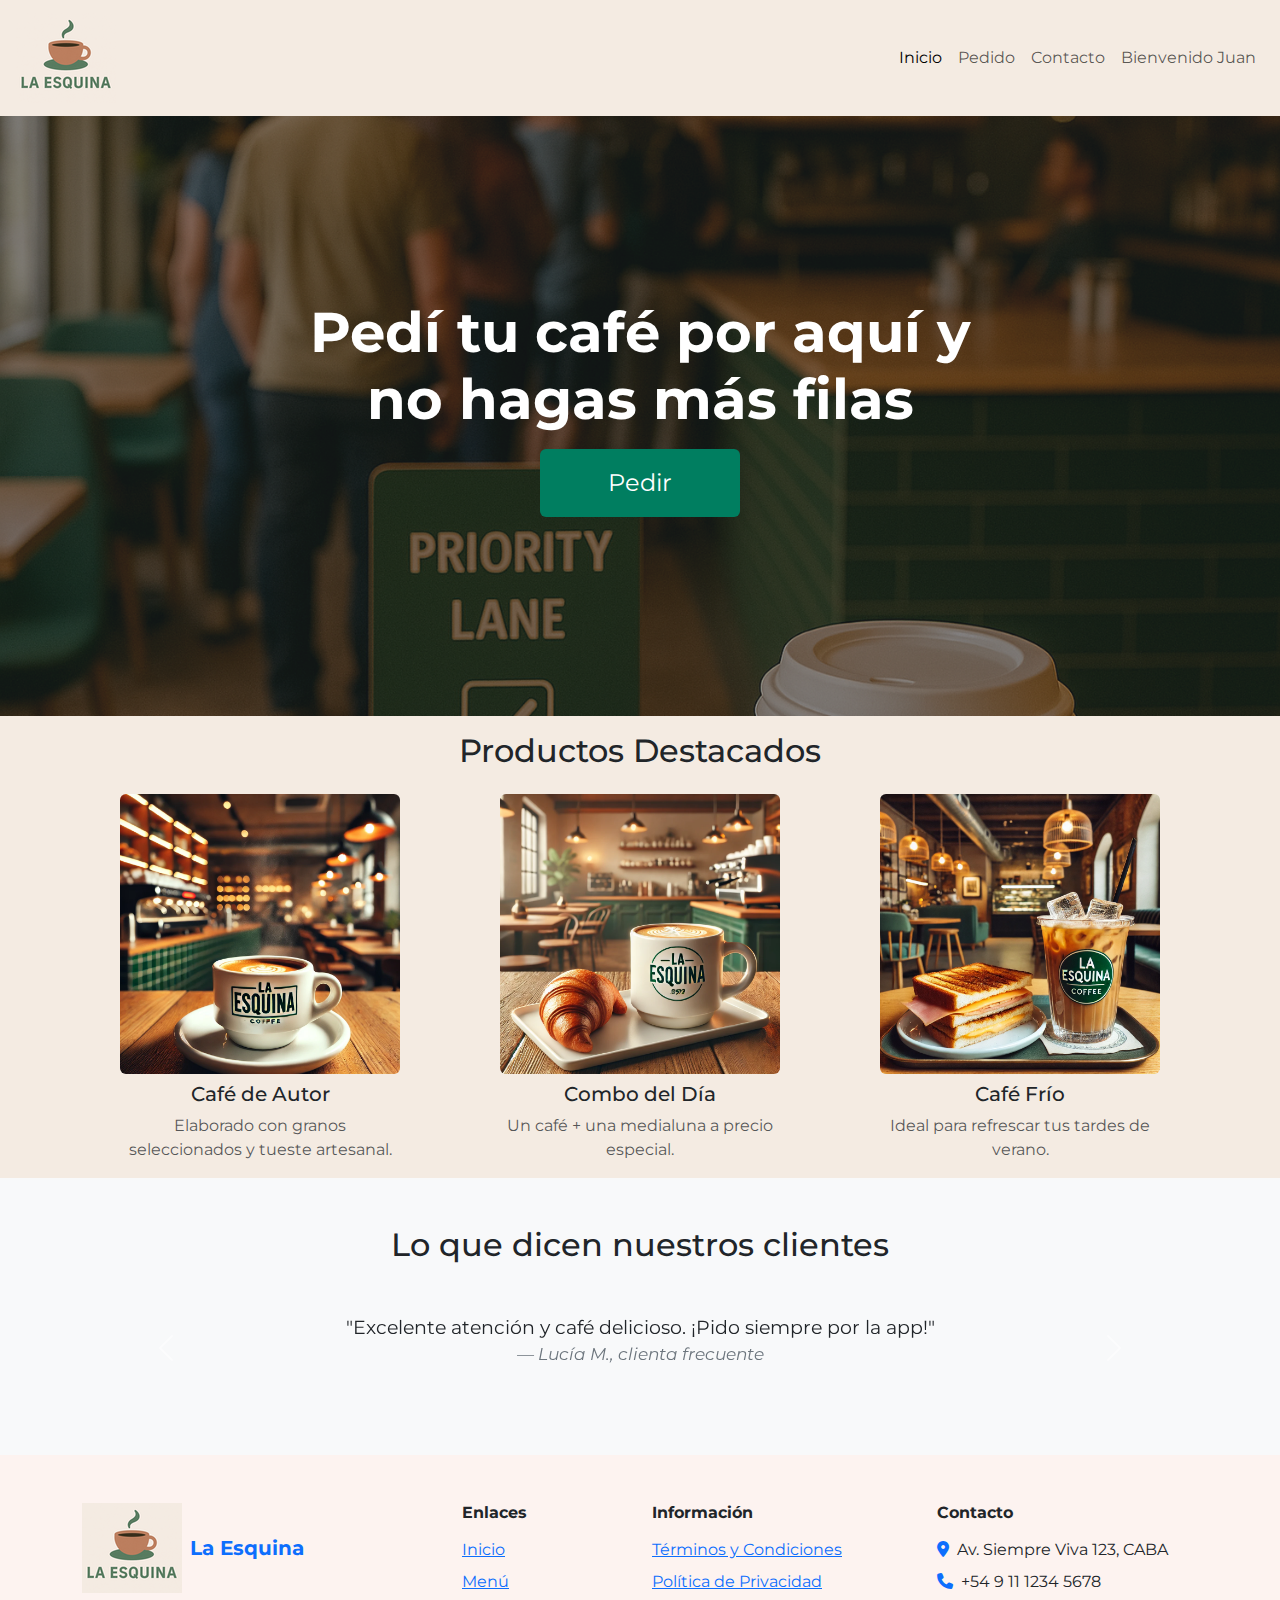
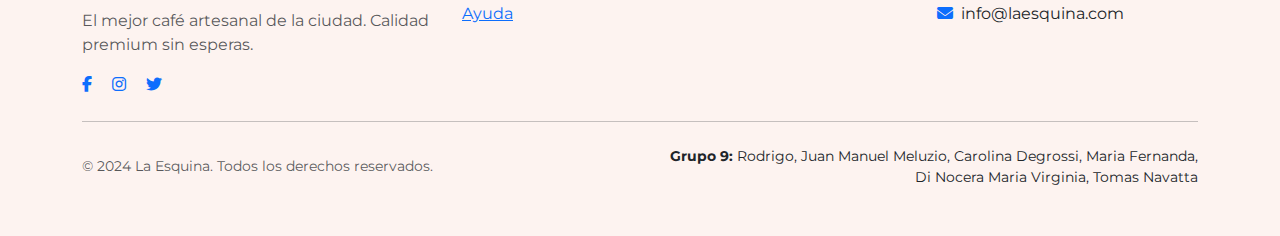
<file: index.html>
<!DOCTYPE html>
<html lang="es">
<head>
  <meta charset="UTF-8">
  <meta name="viewport" content="width=device-width, initial-scale=1.0">
  <title>La Esquina</title>
  <link href="https://cdn.jsdelivr.net/npm/bootstrap@5.3.0/dist/css/bootstrap.min.css" rel="stylesheet">
  <link rel="stylesheet" href="styles/style.css">
  <link rel="stylesheet" href="https://cdnjs.cloudflare.com/ajax/libs/font-awesome/6.4.0/css/all.min.css">
  <link href="https://fonts.googleapis.com/css2?family=Montserrat&display=swap" rel="stylesheet">
</head>
<body class="bg-esquina">

  <!-- Header -->
  <header>
    <nav class="navbar navbar-expand-lg navbar-light px-3">
      <a class="navbar-brand" href="index.html">
        <img src="img/logo.png" alt="Logo La Esquina">
      </a>
      <button class="navbar-toggler" type="button" data-bs-toggle="collapse" data-bs-target="#navbarNav">
        <span class="navbar-toggler-icon"></span>
      </button>
      <div class="collapse navbar-collapse" id="navbarNav">
        <ul class="navbar-nav ms-auto align-items-center">
          <li class="nav-item"><a class="nav-link active" href="index.html">Inicio</a></li>
          <li class="nav-item"><a class="nav-link " href="menu.html">Pedido</a></li>
          <li class="nav-item"><a class="nav-link" href="contacto.html">Contacto</a></li>
          <li class="nav-item"><a class="nav-link" href="perfil.html">Bienvenido Juan</a></li>
        </ul>
      </div>
    </nav>
  </header>

  <!-- Banner principal -->
  <main>
    <section class="banner-principal text-white text-center d-flex align-items-center justify-content-center">
      <div class="overlay position-absolute top-0 start-0 w-100 h-100 bg-dark opacity-50"></div>
      <div class="position-relative text-content container px-5">
        <h1 class="display-4 fw-bold text-wrap" style="max-width: 700px; margin: 0 auto;">
          Pedí tu café por aquí y no hagas más filas
        </h1>
        <a href="menu.html" class="btn btn-banner m-3 px-5 py-3 fs-4">Pedir</a>
      </div>
    </section>

    <!-- Sección de Destacados -->
    <section class="container py-3">
      <h2 class="text-center mb-4">Productos Destacados</h2>
      <div class="row g-4 justify-content-center text-center">
        <div class="col-md-4">
          <div class="producto-destacado mx-auto">
            <img src="img/taza1.png" class="img-fluid rounded img-producto" alt="Café Especial">
            <h5 class="mt-2">Café de Autor</h5>
            <p class="text-muted mb-0">Elaborado con granos seleccionados y tueste artesanal.</p>
          </div>
        </div>

        <div class="col-md-4">
          <div class="producto-destacado mx-auto">
            <img src="img/cafe_y_medialuna.png" class="img-fluid rounded img-producto" alt="Combo del Día">
            <h5 class="mt-2">Combo del Día</h5>
            <p class="text-muted mb-0">Un café + una medialuna a precio especial.</p>
          </div>
        </div>

        <div class="col-md-4">
          <div class="producto-destacado mx-auto">
            <img src="img/cafe_frio.png" class="img-fluid rounded img-producto" alt="Café Frío">
            <h5 class="mt-2">Café Frío</h5>
            <p class="text-muted mb-0">Ideal para refrescar tus tardes de verano.</p>
          </div>
        </div>
      </div>
    </section>

    <!-- Testimonios con Carrusel -->
    <section class="bg-light py-5">
      <div class="container">
        <h2 class="text-center mb-4">Lo que dicen nuestros clientes</h2>
        <div id="carouselTestimonios" class="carousel slide" data-bs-ride="carousel" data-bs-interval="7000">
          <div class="carousel-inner text-center">
            <div class="carousel-item active">
              <blockquote class="blockquote">
                <p class="mb-3">"Excelente atención y café delicioso. ¡Pido siempre por la app!"</p>
                <footer class="blockquote-footer">Lucía M., clienta frecuente</footer>
              </blockquote>
            </div>
            <div class="carousel-item">
              <blockquote class="blockquote">
                <p class="mb-3">"Nunca más hice fila. Pido desde el bondi y lo retiro listo."</p>
                <footer class="blockquote-footer">Carlos G., usuario de la app</footer>
              </blockquote>
            </div>
            <div class="carousel-item">
              <blockquote class="blockquote">
                <p class="mb-3">"Me encanta el combo del día. Rápido y riquísimo."</p>
                <footer class="blockquote-footer">Ana T., clienta habitual</footer>
              </blockquote>
            </div>
          </div>

          <!-- Controles del carrusel -->
          <button class="carousel-control-prev" type="button" data-bs-target="#carouselTestimonios" data-bs-slide="prev">
            <span class="carousel-control-prev-icon" aria-hidden="true"></span>
            <span class="visually-hidden">Anterior</span>
          </button>
          <button class="carousel-control-next" type="button" data-bs-target="#carouselTestimonios" data-bs-slide="next">
            <span class="carousel-control-next-icon" aria-hidden="true"></span>
            <span class="visually-hidden">Siguiente</span>
          </button>
        </div>
      </div>
    </section>
  </main>

  <!-- Footer -->
  <footer class="footer-esquina py-5">
    <div class="container">
      <div class="row g-4">
        <div class="col-lg-4 col-md-6">
          <div class="d-flex align-items-center mb-3">
            <img src="img/logo.png" alt="Logo La Esquina" class="footer-logo me-2">
            <span class="h5 mb-0 text-primary fw-bold">La Esquina</span>
          </div>
          <p class="text-muted mb-3">El mejor café artesanal de la ciudad. Calidad premium sin esperas.</p>
          <div class="social-links">
            <a href="#" class="social-link me-3"><i class="fab fa-facebook-f"></i></a>
            <a href="#" class="social-link me-3"><i class="fab fa-instagram"></i></a>
            <a href="#" class="social-link me-3"><i class="fab fa-twitter"></i></a>
          </div>
        </div>
        <div class="col-lg-2 col-md-6">
          <h6 class="fw-bold mb-3">Enlaces</h6>
          <ul class="list-unstyled">
            <li class="mb-2"><a href="index.html" class="footer-link">Inicio</a></li>
            <li class="mb-2"><a href="menu.html" class="footer-link">Menú</a></li>
            <li class="mb-2"><a href="ayuda.html" class="footer-link">Ayuda</a></li>
          </ul>
        </div>
        <div class="col-lg-3 col-md-6">
          <h6 class="fw-bold mb-3">Información</h6>
          <ul class="list-unstyled">
            <li class="mb-2"><a href="#" class="footer-link">Términos y Condiciones</a></li>
            <li class="mb-2"><a href="#" class="footer-link">Política de Privacidad</a></li>
          </ul>
        </div>
        <div class="col-lg-3 col-md-6">
          <h6 class="fw-bold mb-3">Contacto</h6>
          <div class="contact-info">
            <p class="mb-2"><i class="fas fa-map-marker-alt me-2 text-primary"></i>Av. Siempre Viva 123, CABA</p>
            <p class="mb-2"><i class="fas fa-phone me-2 text-primary"></i>+54 9 11 1234 5678</p>
            <p class="mb-2"><i class="fas fa-envelope me-2 text-primary"></i>info@laesquina.com</p>
          </div>
        </div>
      </div>
      <hr class="my-4">
      <div class="row align-items-center">
        <div class="col-md-6">
          <p class="mb-0 text-muted small">
            © 2024 La Esquina. Todos los derechos reservados.
          </p>
        </div>
        <div class="col-md-6 text-md-end">
          <p class="mb-0 small">
            <strong>Grupo 9:</strong> Rodrigo, Juan Manuel Meluzio, Carolina Degrossi, Maria Fernanda, Di Nocera Maria Virginia, Tomas Navatta
          </p>
        </div>
      </div>
    </div>
  </footer>

  <!-- Scripts -->
  <script src="https://cdn.jsdelivr.net/npm/bootstrap@5.3.0/dist/js/bootstrap.bundle.min.js"></script>
</body>
</html>
</file>
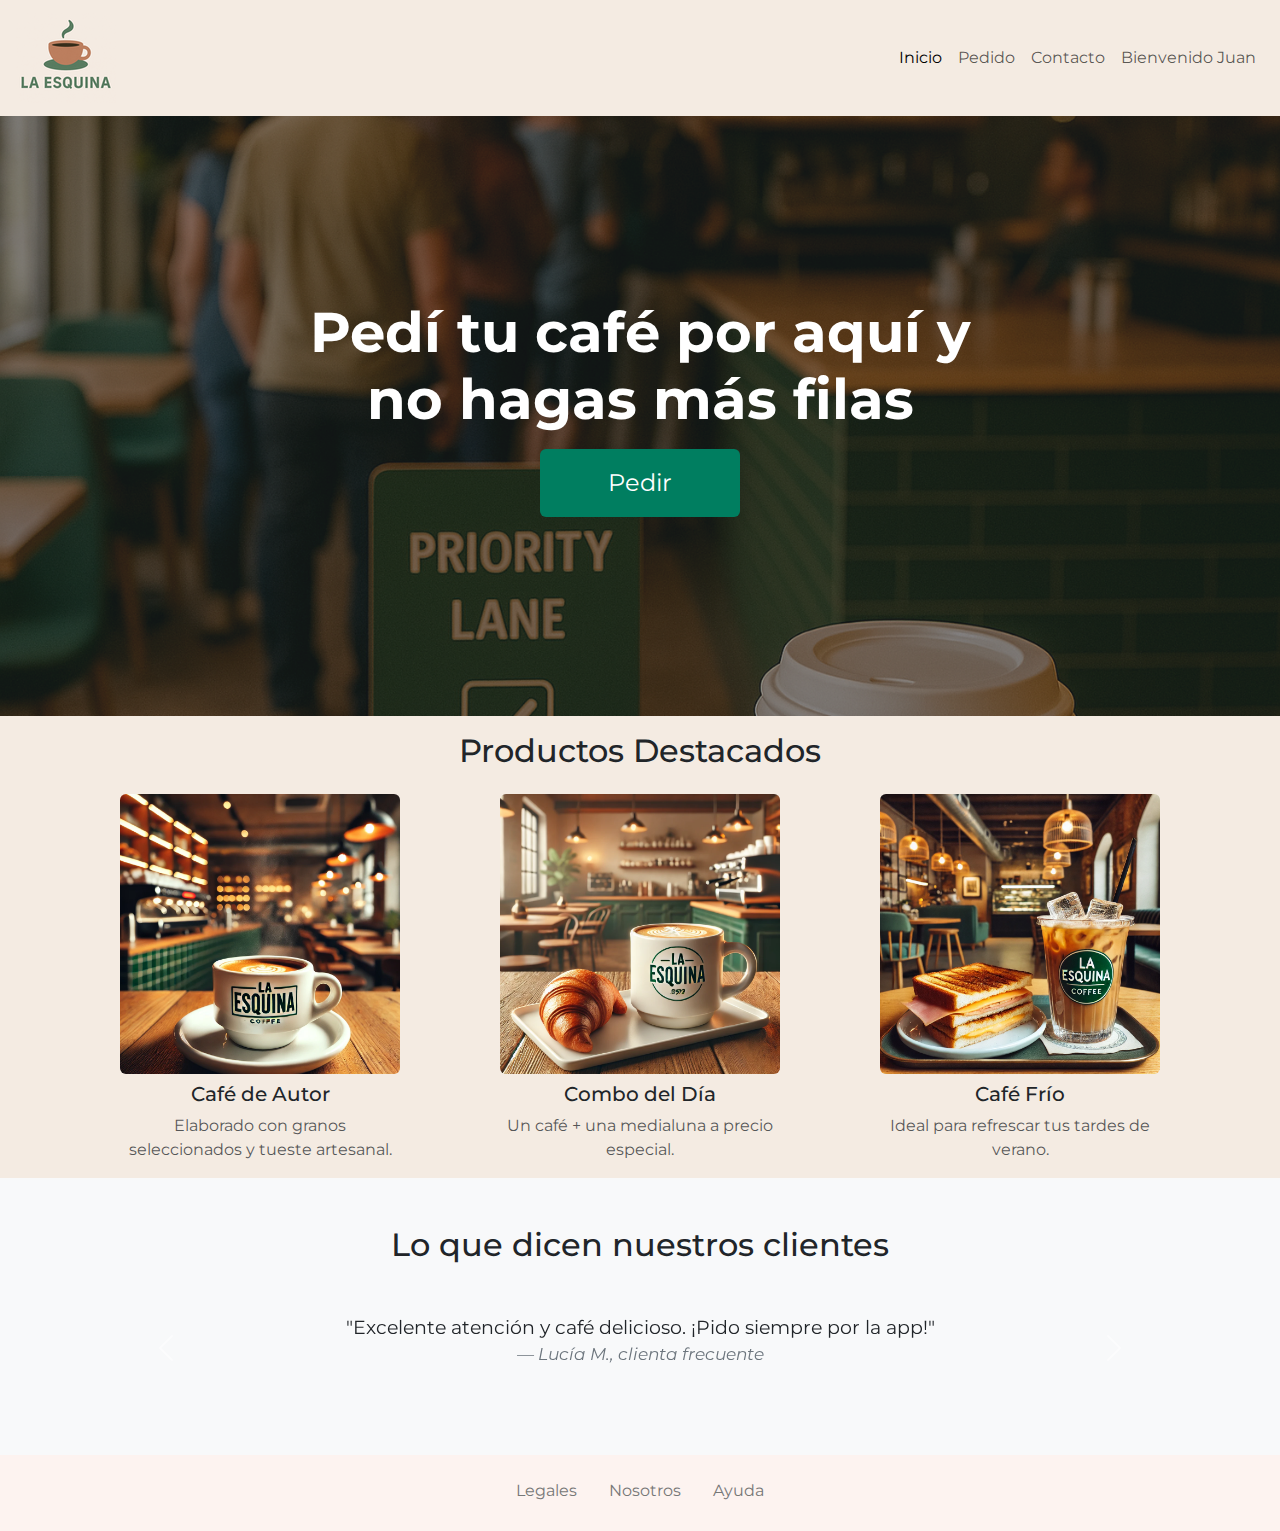
<file: web_cafe V4/index.html>
<!DOCTYPE html>
<html lang="es">
<head>
  <meta charset="UTF-8">
  <meta name="viewport" content="width=device-width, initial-scale=1.0">
  <title>La Esquina</title>
  <link href="https://cdn.jsdelivr.net/npm/bootstrap@5.3.0/dist/css/bootstrap.min.css" rel="stylesheet">
  <link rel="stylesheet" href="styles/style.css">
  <link href="https://fonts.googleapis.com/css2?family=Montserrat&display=swap" rel="stylesheet">
</head>
<body class="bg-esquina">
  <!-- Header -->
  <nav class="navbar navbar-expand-lg navbar-light px-3">
    <a class="navbar-brand" href="#">
      <img src="img/logo.png" alt="Logo La Esquina"> 
    </a>
    <button class="navbar-toggler" type="button" data-bs-toggle="collapse" data-bs-target="#navbarNav">
      <span class="navbar-toggler-icon"></span>
    </button>
    <div class="collapse navbar-collapse" id="navbarNav">
      <ul class="navbar-nav ms-auto align-items-center">
        <li class="nav-item"><a class="nav-link active" href="index.html">Inicio</a></li>
        <li class="nav-item"><a class="nav-link" href="menu.html">Pedido</a></li>
        <li class="nav-item"><a class="nav-link" href="contacto.html">Contacto</a></li>
        <li class="nav-item"><a class="nav-link" href="perfil3.0.html">Bienvenido Juan</a></li>
      </ul>
    </div>
  </nav>

 <!-- Banner principal como sección -->
<section class="banner-principal text-white text-center d-flex align-items-center justify-content-center"> 
  <div class="overlay position-absolute top-0 start-0 w-100 h-100 bg-dark opacity-50"></div>
  <div class="position-relative text-content container px-5">
    <h1 class="display-4 fw-bold text-wrap" style="max-width: 700px; margin: 0 auto;">
      Pedí tu café por aquí y no hagas más filas
    </h1>
    <a href="menu.html" class="btn btn-banner m-3 px-5 py-3 fs-4">Pedir</a>
  </div>
</section>


<!-- Sección de Destacados -->
<section class="container py-3">
  <h2 class="text-center mb-4">Productos Destacados</h2>
  <div class="row g-4 justify-content-center text-center">
    
    <div class="col-md-4">
      <div class="producto-destacado mx-auto">
        <img src="img/taza1.png" class="img-fluid rounded img-producto" alt="Café Especial">
        <h5 class="mt-2">Café de Autor</h5>
        <p class="text-muted mb-0">Elaborado con granos seleccionados y tueste artesanal.</p>
      </div>
    </div>

    <div class="col-md-4">
      <div class="producto-destacado mx-auto">
        <img src="img/cafe_y_medialuna.png" class="img-fluid rounded img-producto" alt="Combo del Día">
        <h5 class="mt-2">Combo del Día</h5>
        <p class="text-muted mb-0">Un café + una medialuna a precio especial.</p>
      </div>
    </div>

    <div class="col-md-4">
      <div class="producto-destacado mx-auto">
        <img src="img/cafe_frio.png" class="img-fluid rounded img-producto" alt="Café Frío">
        <h5 class="mt-2">Café Frío</h5>
        <p class="text-muted mb-0">Ideal para refrescar tus tardes de verano.</p>
      </div>
    </div>

  </div>
</section>



<!-- Sección de Testimonios con Carrusel -->
<!-- Sección de Testimonios con Carrusel Automático -->
<section class="bg-light py-5">
  <div class="container">
    <h2 class="text-center mb-4">Lo que dicen nuestros clientes</h2>
    <div id="carouselTestimonios" class="carousel slide" data-bs-ride="carousel" data-bs-interval="7000">
      <div class="carousel-inner text-center">

        <!-- Testimonio 1 -->
        <div class="carousel-item active">
          <blockquote class="blockquote">
            <p class="mb-3">"Excelente atención y café delicioso. ¡Pido siempre por la app!"</p>
            <footer class="blockquote-footer">Lucía M., clienta frecuente</footer>
          </blockquote>
        </div>

        <!-- Testimonio 2 -->
        <div class="carousel-item">
          <blockquote class="blockquote">
            <p class="mb-3">"Nunca más hice fila. Pido desde el bondi y lo retiro listo."</p>
            <footer class="blockquote-footer">Carlos G., usuario de la app</footer>
          </blockquote>
        </div>

        <!-- Testimonio 3 -->
        <div class="carousel-item">
          <blockquote class="blockquote">
            <p class="mb-3">"Me encanta el combo del día. Rápido y riquísimo."</p>
            <footer class="blockquote-footer">Ana T., clienta habitual</footer>
          </blockquote>
        </div>

      </div>

      <!-- Controles del carrusel -->
      <button class="carousel-control-prev" type="button" data-bs-target="#carouselTestimonios" data-bs-slide="prev">
        <span class="carousel-control-prev-icon" aria-hidden="true"></span>
        <span class="visually-hidden">Anterior</span>
      </button>
      <button class="carousel-control-next" type="button" data-bs-target="#carouselTestimonios" data-bs-slide="next">
        <span class="carousel-control-next-icon" aria-hidden="true"></span>
        <span class="visually-hidden">Siguiente</span>
      </button>
    </div>
  </div>
</section>

<!-- Footer -->
  <footer class="text-center py-4 footer-esquina">
    <nav class="footer-nav">
      <ul class="list-inline mb-1">
        <li class="list-inline-item"><a href="#">Legales</a></li>
        <li class="list-inline-item"><a href="#">Nosotros</a></li>
        <li class="list-inline-item"><a href="#">Ayuda</a></li>
      </ul>
    </nav>
  </footer>

  <script src="https://cdn.jsdelivr.net/npm/bootstrap@5.3.0/dist/js/bootstrap.bundle.min.js"></script>
</body>
</html>
</file>
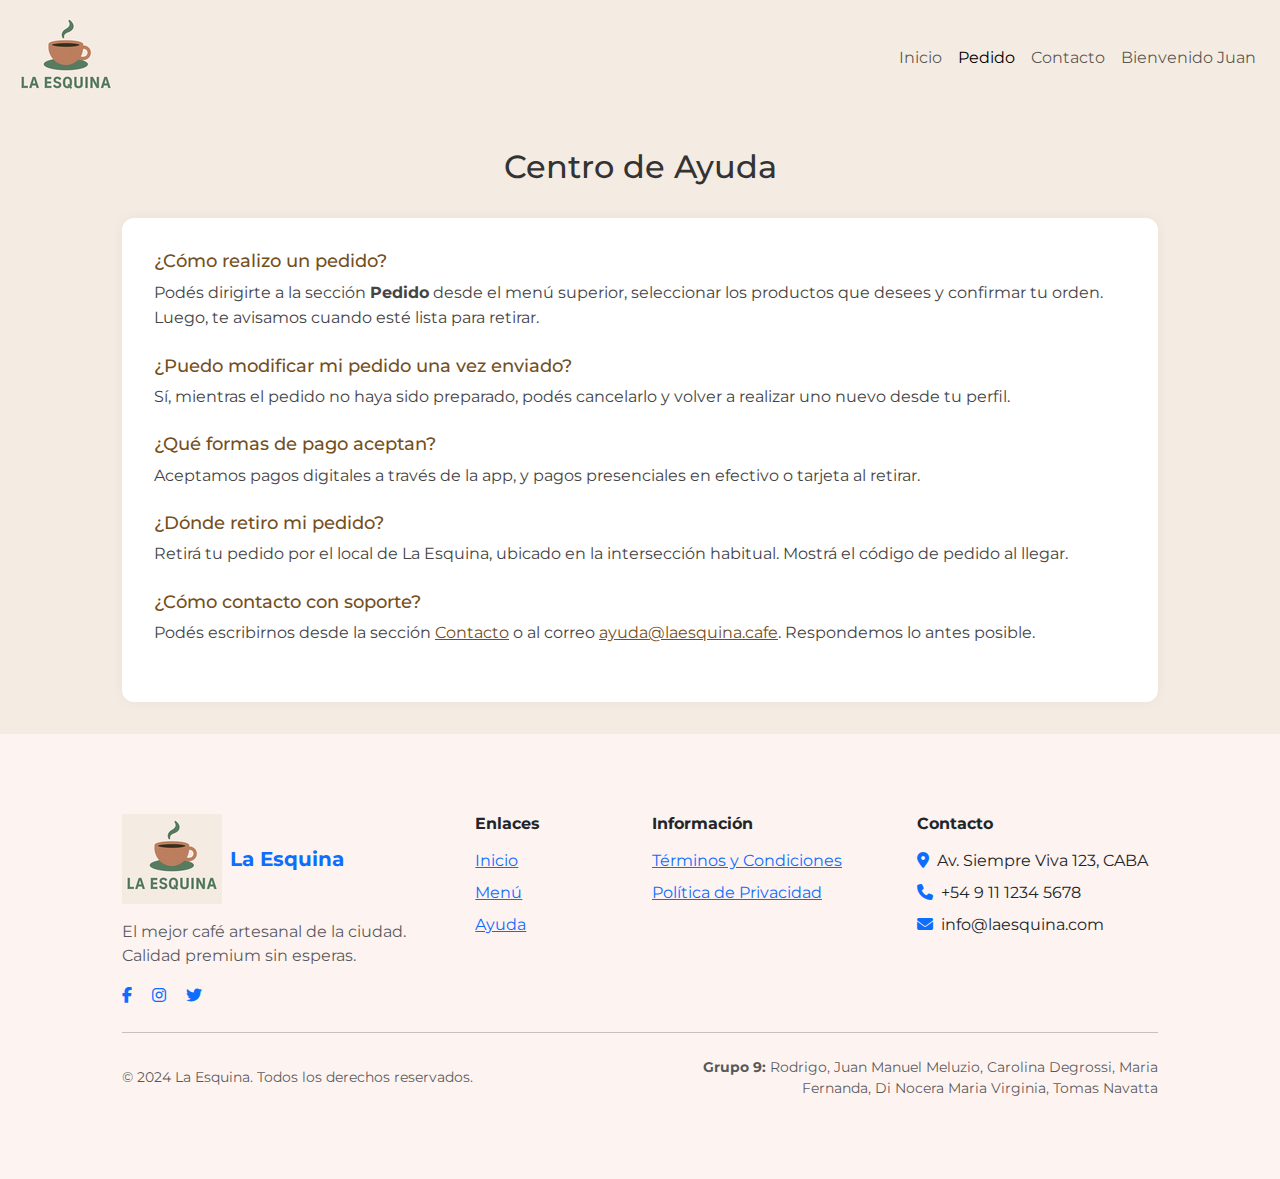
<file: ayuda.html>
<!DOCTYPE html>
<html lang="es">
<head>
  <meta charset="UTF-8">
  <meta name="viewport" content="width=device-width, initial-scale=1.0">
  <title>La Esquina</title>
  <link href="https://cdn.jsdelivr.net/npm/bootstrap@5.3.0/dist/css/bootstrap.min.css" rel="stylesheet">
  <link rel="stylesheet" href="styles/style.css">
  <link rel="stylesheet" href="styles/ayuda.css">
  <link rel="stylesheet" href="https://cdnjs.cloudflare.com/ajax/libs/font-awesome/6.4.0/css/all.min.css">
  <link href="https://fonts.googleapis.com/css2?family=Montserrat&display=swap" rel="stylesheet">
</head>
<body class="bg-esquina">

  <!-- Header -->
  <header>
    <nav class="navbar navbar-expand-lg navbar-light px-3">
      <a class="navbar-brand" href="index.html">
        <img src="img/logo.png" alt="Logo La Esquina">
      </a>
      <button class="navbar-toggler" type="button" data-bs-toggle="collapse" data-bs-target="#navbarNav">
        <span class="navbar-toggler-icon"></span>
      </button>
      <div class="collapse navbar-collapse" id="navbarNav">
        <ul class="navbar-nav ms-auto align-items-center">
          <li class="nav-item"><a class="nav-link" href="index.html">Inicio</a></li>
          <li class="nav-item"><a class="nav-link active" href="menu.html">Pedido</a></li>
          <li class="nav-item"><a class="nav-link" href="contacto.html">Contacto</a></li>
          <li class="nav-item"><a class="nav-link" href="perfil.html">Bienvenido Juan</a></li>
        </ul>
      </div>
    </nav>
  </header>

  <!-- Main -->
  <main class="container">
    <h1>Centro de Ayuda</h1>
    <section class="faq">
      <div class="faq-item">
        <h3>¿Cómo realizo un pedido?</h3>
        <p>Podés dirigirte a la sección <strong>Pedido</strong> desde el menú superior, seleccionar los productos que desees y confirmar tu orden. Luego, te avisamos cuando esté lista para retirar.</p>
      </div>
      <div class="faq-item">
        <h3>¿Puedo modificar mi pedido una vez enviado?</h3>
        <p>Sí, mientras el pedido no haya sido preparado, podés cancelarlo y volver a realizar uno nuevo desde tu perfil.</p>
      </div>
      <div class="faq-item">
        <h3>¿Qué formas de pago aceptan?</h3>
        <p>Aceptamos pagos digitales a través de la app, y pagos presenciales en efectivo o tarjeta al retirar.</p>
      </div>
      <div class="faq-item">
        <h3>¿Dónde retiro mi pedido?</h3>
        <p>Retirá tu pedido por el local de La Esquina, ubicado en la intersección habitual. Mostrá el código de pedido al llegar.</p>
      </div>
      <div class="faq-item">
        <h3>¿Cómo contacto con soporte?</h3>
        <p>Podés escribirnos desde la sección <a href="contacto.html">Contacto</a> o al correo <a href="mailto:ayuda@laesquina.cafe">ayuda@laesquina.cafe</a>. Respondemos lo antes posible.</p>
      </div>
    </section>
  </main>

  <!-- Footer -->
  <footer class="footer-esquina py-5">
    <div class="container">
      <div class="row g-4">
        <div class="col-lg-4 col-md-6">
          <div class="d-flex align-items-center mb-3">
            <img src="img/logo.png" alt="Logo La Esquina" class="footer-logo me-2">
            <span class="h5 mb-0 text-primary fw-bold">La Esquina</span>
          </div>
          <p class="text-muted mb-3">El mejor café artesanal de la ciudad. Calidad premium sin esperas.</p>
          <div class="social-links">
            <a href="#" class="social-link me-3"><i class="fab fa-facebook-f"></i></a>
            <a href="#" class="social-link me-3"><i class="fab fa-instagram"></i></a>
            <a href="#" class="social-link me-3"><i class="fab fa-twitter"></i></a>
          </div>
        </div>
        <div class="col-lg-2 col-md-6">
          <h6 class="fw-bold mb-3">Enlaces</h6>
          <ul class="list-unstyled">
            <li class="mb-2"><a href="index.html" class="footer-link">Inicio</a></li>
            <li class="mb-2"><a href="menu.html" class="footer-link">Menú</a></li>
            <li class="mb-2"><a href="ayuda.html" class="footer-link">Ayuda</a></li>
          </ul>
        </div>
        <div class="col-lg-3 col-md-6">
          <h6 class="fw-bold mb-3">Información</h6>
          <ul class="list-unstyled">
            <li class="mb-2"><a href="#" class="footer-link">Términos y Condiciones</a></li>
            <li class="mb-2"><a href="#" class="footer-link">Política de Privacidad</a></li>
          </ul>
        </div>
        <div class="col-lg-3 col-md-6">
          <h6 class="fw-bold mb-3">Contacto</h6>
          <div class="contact-info">
            <p class="mb-2"><i class="fas fa-map-marker-alt me-2 text-primary"></i>Av. Siempre Viva 123, CABA</p>
            <p class="mb-2"><i class="fas fa-phone me-2 text-primary"></i>+54 9 11 1234 5678</p>
            <p class="mb-2"><i class="fas fa-envelope me-2 text-primary"></i>info@laesquina.com</p>
          </div>
        </div>
      </div>
      <hr class="my-4">
      <div class="row align-items-center">
        <div class="col-md-6">
          <p class="mb-0 text-muted small">
            © 2024 La Esquina. Todos los derechos reservados.
          </p>
        </div>
        <div class="col-md-6 text-md-end">
          <p class="mb-0 text-muted small">
            <strong>Grupo 9:</strong> Rodrigo, Juan Manuel Meluzio, Carolina Degrossi, Maria Fernanda, Di Nocera Maria Virginia, Tomas Navatta
          </p>
        </div>
      </div>
    </div>
  </footer> 

  <script src="https://cdn.jsdelivr.net/npm/bootstrap@5.3.0/dist/js/bootstrap.bundle.min.js"></script>
</body>
</html>
</file>
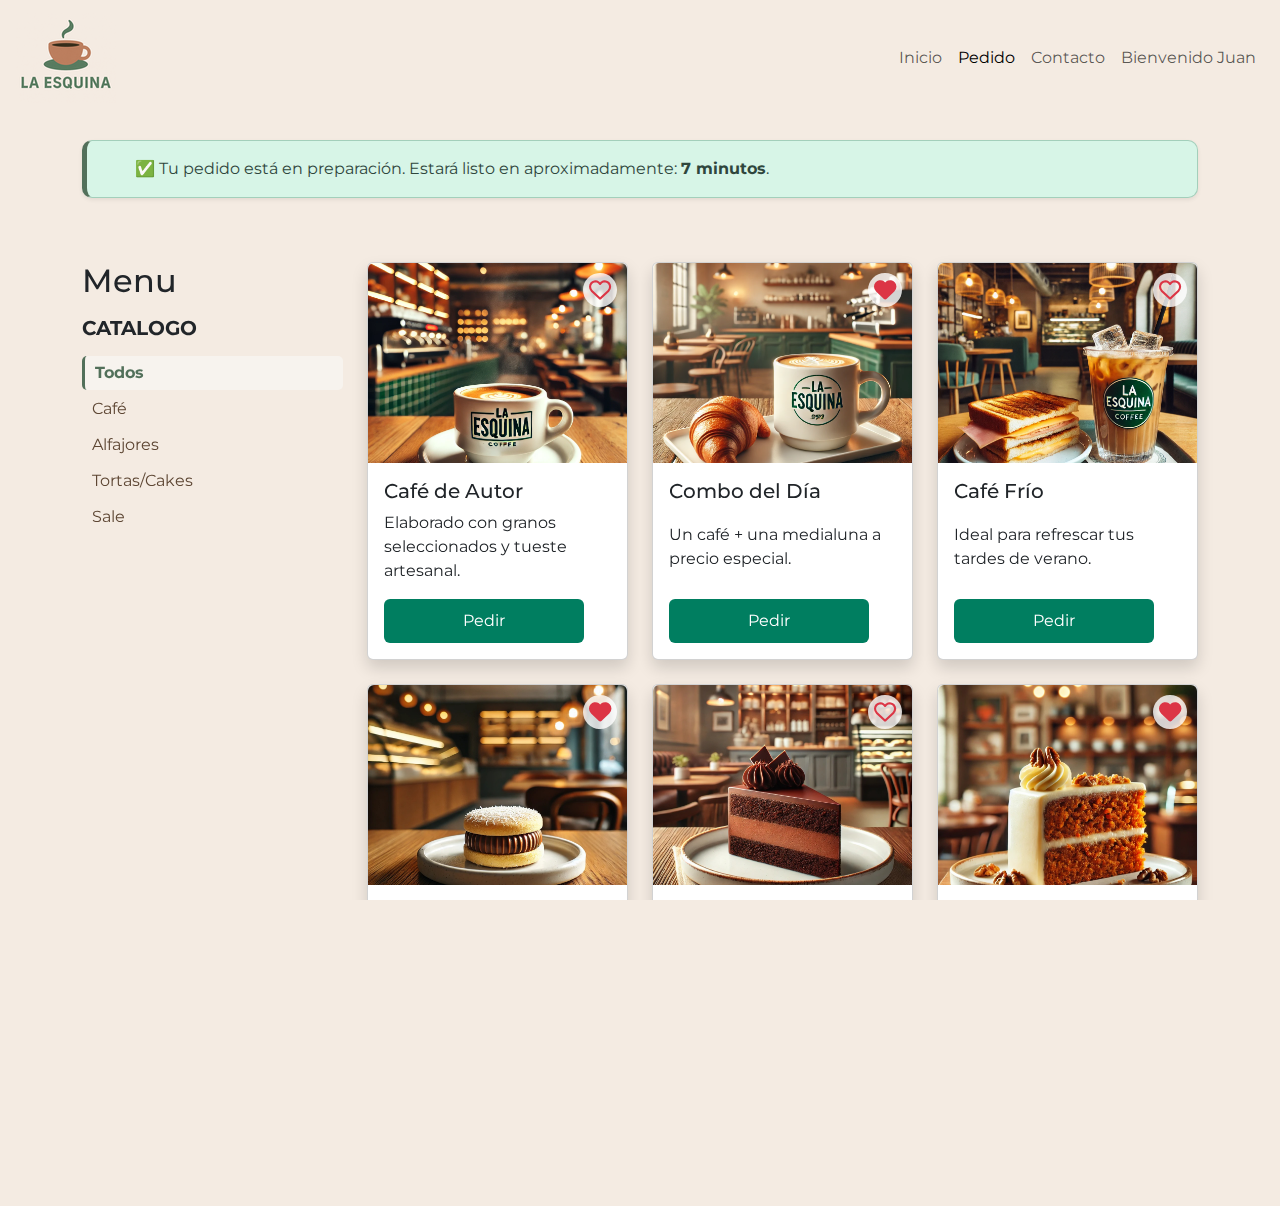
<file: menu.html>
<!DOCTYPE html>
<html lang="es">
<head>
  <meta charset="UTF-8">
  <meta name="viewport" content="width=device-width, initial-scale=1.0">
  <title>La Esquina</title>
  <link href="https://cdn.jsdelivr.net/npm/bootstrap@5.3.0/dist/css/bootstrap.min.css" rel="stylesheet">
  <link rel="stylesheet" href="styles/style.css">
  <link rel="stylesheet" href="styles/menu.css">
  <link href="https://fonts.googleapis.com/css2?family=Montserrat&display=swap" rel="stylesheet">
  <link rel="stylesheet" href="https://cdnjs.cloudflare.com/ajax/libs/font-awesome/6.4.0/css/all.min.css">

</head>
<body class="bg-esquina">

  <!-- Header -->
  <nav class="navbar navbar-expand-lg navbar-light px-3">
    <a class="navbar-brand" href="index.html">
      <img src="img/logo.png" alt="Logo La Esquina">
    </a>
    <button class="navbar-toggler" type="button" data-bs-toggle="collapse" data-bs-target="#navbarNav">
      <span class="navbar-toggler-icon"></span>
    </button>
    <div class="collapse navbar-collapse" id="navbarNav">
      <ul class="navbar-nav ms-auto align-items-center">
        <li class="nav-item"><a class="nav-link" href="index.html">Inicio</a></li>
        <li class="nav-item"><a class="nav-link active" href="menu.html">Pedido</a></li>
        <li class="nav-item"><a class="nav-link" href="contacto.html">Contacto</a></li>
        <li class="nav-item"><a class="nav-link" href="perfil3.0.html">Bienvenido Juan</a></li>
      </ul>
    </div>
  </nav>

  <!-- Estado del pedido -->
  <div class="container mt-4">
    <a href="estado-pedido.html" class="text-decoration-none">
      <div class="alert alert-success d-flex align-items-center shadow-sm estado-pedido-alert" role="alert">
        <svg class="bi flex-shrink-0 me-2" width="24" height="24" fill="currentColor">
          <use xlink:href="https://cdn.jsdelivr.net/npm/bootstrap-icons@1.10.5/font/bootstrap-icons.svg#check-circle-fill"/>
        </svg>
        <div>
          ✅ Tu pedido está en preparación. Estará listo en aproximadamente: <strong>7 minutos</strong>.
        </div>
      </div>
    </a>
  </div>

  <!-- Contenido principal -->
  <main class="flex-grow-1">
    <section class="container py-5">
      <div class="row">

        <!-- Menú lateral -->
        <aside class="col-md-3 mb-4 sticky-menu">
          <h2 class="mb-3">Menu</h2>
          <h5 class="fw-bold mb-3">CATALOGO</h5>
          <nav>
            <a class="categoria-link active" data-categoria="todos">Todos</a>
            <a class="categoria-link" data-categoria="cafe">Café</a>
            <a class="categoria-link" data-categoria="alfajores">Alfajores</a>
            <a class="categoria-link" data-categoria="tortas">Tortas/Cakes</a>
            <a class="categoria-link" data-categoria="sale">Sale</a>
          </nav>
        </aside>

        <!-- Productos -->
        <div class="col-md-9">
          <div class="row g-4" id="productos-lista">

            <!-- Producto 1 -->
            <div class="col-6 col-md-4 producto" data-categoria="cafe">
              <div class="card h-100 shadow">
                <div class="imagen-con-icono">
                  <img src="img/taza1.png" class="card-img-top" alt="Café de Autor">
                  <i class="fa-regular fa-heart icono-corazon"></i>
                </div>

                <div class="card-body">
                  <h5 class="card-title">Café de Autor</h5>
                  <p class="card-text">Elaborado con granos seleccionados y tueste artesanal.</p>
                  <a href="#" class="btn btn-banner w-100">Pedir</a>
                </div>
              </div>
            </div>

            <!-- Producto 2 -->
            <div class="col-6 col-md-4 producto" data-categoria="cafe alfajores sale">
              <div class="card h-100 shadow">
                <div class="imagen-con-icono">
                  <img src="img/cafe_y_medialuna.png" class="card-img-top" alt="Combo del Día">
                  <i class="fa-solid fa-heart icono-corazon"></i>
                </div>
                <div class="card-body">
                  <h5 class="card-title">Combo del Día</h5>
                  <p class="card-text">Un café + una medialuna a precio especial.</p>
                  <a href="#" class="btn btn-banner w-100">Pedir</a>
                </div>
              </div>
            </div>

            <!-- Producto 3 -->
            <div class="col-6 col-md-4 producto" data-categoria="cafe sale">
              <div class="card h-100 shadow">
                <div class="imagen-con-icono">
                  <img src="img/cafe_frio.png" class="card-img-top" alt="Café Frío">
                  <i class="fa-regular fa-heart icono-corazon"></i>
                </div>
                
                <div class="card-body">
                  <h5 class="card-title">Café Frío</h5>
                  <p class="card-text">Ideal para refrescar tus tardes de verano.</p>
                  <a href="#" class="btn btn-banner w-100">Pedir</a>
                </div>
              </div>
            </div>

            <!-- Producto 4 -->
            <div class="col-6 col-md-4 producto" data-categoria="alfajores sale">
              <div class="card h-100 shadow">
                <div class="imagen-con-icono">
                  <img src="img/alfajor_artesanal.jpg" class="card-img-top" alt="Alfajor Artesanal">
                  <i class="fa-solid fa-heart icono-corazon"></i>
                </div>
                <div class="card-body">
                  <h5 class="card-title">Alfajor Artesanal</h5>
                  <p class="card-text">Alfajor de maicena relleno con dulce de leche y coco.</p>
                  <a href="#" class="btn btn-banner w-100">Pedir</a>
                </div>
              </div>
            </div>

            <!-- Producto 5 -->
            <div class="col-6 col-md-4 producto" data-categoria="tortas sale">
              <div class="card h-100 shadow">
                <div class="imagen-con-icono">
                  <img src="img/torta_chocolate.jpg" class="card-img-top" alt="Torta de Chocolate">
                  <i class="fa-regular fa-heart icono-corazon"></i>
                </div>
                
                <div class="card-body">
                  <h5 class="card-title">Torta de Chocolate</h5>
                  <p class="card-text">Bizcocho húmedo de cacao y mousse de chocolate amargo.</p>
                  <a href="#" class="btn btn-banner w-100">Pedir</a>
                </div>
              </div>
            </div>

            <!-- Producto 6 -->
            <div class="col-6 col-md-4 producto" data-categoria="tortas">
              <div class="card h-100 shadow">
                <div class="imagen-con-icono">
                  <img src="img/carrot_cake.jpg" class="card-img-top" alt="Carrot Cake">
                  <i class="fa-solid fa-heart icono-corazon"></i>
                </div>
                <div class="card-body">
                  <h5 class="card-title">Carrot Cake</h5>
                  <p class="card-text">Bizcochuelo de zanahoria, crema y nueces.</p>
                  <a href="#" class="btn btn-banner w-100">Pedir</a>
                </div>
              </div>
            </div>

          </div>
        </div>
      </div>
    </section>
  </main>

  <!-- Footer -->
  <footer class="text-center py-4 footer-esquina">
    <nav class="footer-nav">
      <ul class="list-inline mb-1">
        <li class="list-inline-item"><a href="#">Legales</a></li>
        <li class="list-inline-item"><a href="#">Nosotros</a></li>
        <li class="list-inline-item"><a href="ayuda.html">Ayuda</a></li>
      </ul>
    </nav>
  </footer>

  <!-- Script filtro -->
  <script>
    document.querySelectorAll('.categoria-link').forEach(link => {
      link.addEventListener('click', function () {
        document.querySelectorAll('.categoria-link').forEach(l => l.classList.remove('active'));
        this.classList.add('active');
        const categoria = this.getAttribute('data-categoria');
        document.querySelectorAll('.producto').forEach(prod => {
          if (categoria === 'todos' || prod.getAttribute('data-categoria').includes(categoria)) {
            prod.style.display = '';
          } else {
            prod.style.display = 'none';
          }
        });
      });
    });
  </script>

  <script src="https://cdn.jsdelivr.net/npm/bootstrap@5.3.0/dist/js/bootstrap.bundle.min.js"></script>
</body>
</html>
</file>
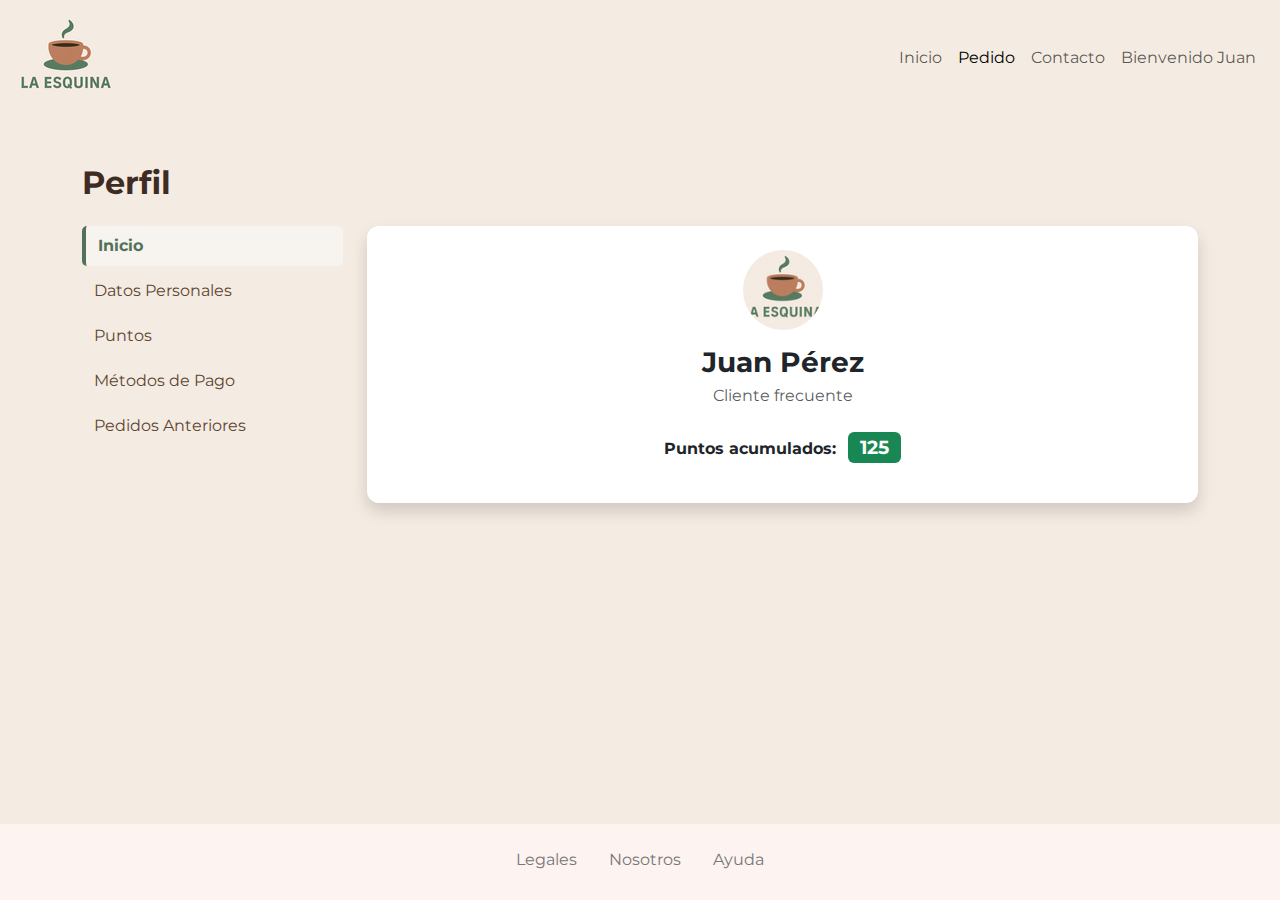
<file: perfil.html>
<!DOCTYPE html>
<html lang="es">
<head>
  <meta charset="UTF-8">
  <meta name="viewport" content="width=device-width, initial-scale=1.0">
  <title>La Esquina</title>
  <link href="https://cdn.jsdelivr.net/npm/bootstrap@5.3.0/dist/css/bootstrap.min.css" rel="stylesheet">
  <link rel="stylesheet" href="styles/style.css">
  <link rel="stylesheet" href="styles/perfil.css">
  <link href="https://fonts.googleapis.com/css2?family=Montserrat&display=swap" rel="stylesheet">
</head>
<body class="bg-esquina">

  <!-- Header -->
  <header>
    <nav class="navbar navbar-expand-lg navbar-light px-3">
      <a class="navbar-brand" href="index.html">
        <img src="img/logo.png" alt="Logo La Esquina">
      </a>
      <button class="navbar-toggler" type="button" data-bs-toggle="collapse" data-bs-target="#navbarNav">
        <span class="navbar-toggler-icon"></span>
      </button>
      <div class="collapse navbar-collapse" id="navbarNav">
        <ul class="navbar-nav ms-auto align-items-center">
          <li class="nav-item"><a class="nav-link" href="index.html">Inicio</a></li>
          <li class="nav-item"><a class="nav-link active" href="menu.html">Pedido</a></li>
          <li class="nav-item"><a class="nav-link" href="contacto.html">Contacto</a></li>
          <li class="nav-item"><a class="nav-link" href="perfil.html">Bienvenido Juan</a></li>
        </ul>
      </div>
    </nav>
  </header>

  <main>
    <!-- Contenido -->
    <section class="container py-5">
      <h2 class="mb-4">Perfil</h2>
      <div class="row">

        <!-- Menú lateral -->
        <aside class="col-md-3 mb-4">
          <nav>
            <a class="categoria-link active" data-categoria="inicio">Inicio</a>
            <a class="categoria-link" data-categoria="datosPersonales">Datos Personales</a>
            <a class="categoria-link" data-categoria="puntos">Puntos</a>
            <a class="categoria-link" data-categoria="metodosPago">Métodos de Pago</a>
            <a class="categoria-link" data-categoria="pedidosAnteriores">Pedidos Anteriores</a>
          </nav>
        </aside>

        <!-- Secciones del perfil -->
        <div class="col-md-9 d-flex flex-column gap-4">

          <!-- INICIO -->
          <div class="card p-4 shadow" data-categoria="inicio">
            <div class="text-center mb-3">
              <img src="img/logo.png" alt="Avatar" class="mb-3 rounded-circle" style="width: 80px; height: 80px; object-fit:cover;">
              <h3 class="fw-bold mb-1">Juan Pérez</h3>
              <p class="text-muted mb-2">Cliente frecuente</p>
            </div>
            <div class="mb-3 text-center">
              <span class="fw-bold">Puntos acumulados:</span>
              <span class="badge bg-success ms-2" style="font-size:1.2rem;">125</span>
            </div>
          </div>

          <!-- DATOS PERSONALES -->
          <div class="card p-4 shadow d-none" data-categoria="datosPersonales">
            <h5>Datos Personales</h5>
            <form>
              <div class="mb-3">
                <input type="text" class="form-control" value="Juan" disabled>
              </div>
              <div class="mb-3">
                <input type="text" class="form-control" value="Pérez" disabled>
              </div>
              <div class="mb-3">
                <input type="email" class="form-control" value="juan@example.com" disabled>
              </div>
              <div>
                <input type="tel" class="form-control" value="+541112345678" disabled>
              </div>
            </form>
          </div>

          <!-- PUNTOS -->
          <div class="card p-4 shadow d-none" data-categoria="puntos">
            <h5>Historial de Puntos</h5>
            <div class="mb-3">
              <span class="fw-bold">Puntos acumulados:</span>
              <span class="badge bg-success ms-2" style="font-size:1.2rem;">125</span>
            </div>
            <button class="btn btn-puntos" type="button">Ver historial</button>
          </div>

          <!-- MÉTODOS DE PAGO -->
          <div class="card p-4 shadow d-none" data-categoria="metodosPago">
            <h5 class="mb-4">Métodos de Pago</h5>

            <!-- Opciones de pago -->
            <div class="form-check mb-3">
              <input class="form-check-input" type="radio" name="metodoPago" id="tarjetaGuardada" checked>
              <label class="form-check-label" for="tarjetaGuardada">
                Pagar con tarjeta guardada (** ** ** 3456)
              </label>
            </div>

            <div class="form-check mb-4">
              <input class="form-check-input" type="radio" name="metodoPago" id="pagoEfectivo">
              <label class="form-check-label" for="pagoEfectivo">
                Pagar en efectivo al retirar
              </label>
            </div>

            <!-- Añadir nueva tarjeta -->
            <form class="d-flex align-items-center gap-2 flex-wrap">
              <input type="text" class="form-control" placeholder="Añadir nueva tarjeta" maxlength="19" style="max-width: 250px;">
              <button class="btn btn-secondary" type="button">Añadir tarjeta</button>
            </form>
          </div>

          <!-- PEDIDOS ANTERIORES -->
          <div class="card p-4 shadow d-none" data-categoria="pedidosAnteriores">
            <h5 class="mb-4">Pedidos Anteriores</h5>

            <!-- Pedido 1 -->
            <div class="card shadow-sm mb-4 p-3">
              <h6 class="mb-1">Pedido #K2351</h6>
              <p class="text-muted mb-2">Código: M432 - Fecha: 25/06/2025</p>
              <ul class="mb-0">
                <li>1x Combo del Día</li>
                <li>2x Café Frío</li>
              </ul>
            </div>

            <!-- Pedido 2 -->
            <div class="card shadow-sm mb-4 p-3">
              <h6 class="mb-1">Pedido #J2348</h6>
              <p class="text-muted mb-2">Código: K120 - Fecha: 20/06/2025</p>
              <ul class="mb-0">
                <li>1x Café Frío</li>
              </ul>
            </div>
          </div>

        </div>
      </div>
    </section>
  </main>

  <!-- Footer -->
  <footer class="text-center py-4 footer-esquina">
    <nav class="footer-nav">
      <ul class="list-inline mb-1">
        <li class="list-inline-item"><a href="#">Legales</a></li>
        <li class="list-inline-item"><a href="#">Nosotros</a></li>
        <li class="list-inline-item"><a href="ayuda.html">Ayuda</a></li>
      </ul>
    </nav>
  </footer>

  <!-- Script para alternar secciones -->
  <script>
    document.querySelectorAll('.categoria-link').forEach(link => {
      link.addEventListener('click', function () {
        // Activar la categoría seleccionada
        document.querySelectorAll('.categoria-link').forEach(l => l.classList.remove('active'));
        this.classList.add('active');

        const categoriaSeleccionada = this.getAttribute('data-categoria');

        // Mostrar solo la sección seleccionada
        document.querySelectorAll('[data-categoria]').forEach(section => {
          if (section.getAttribute('data-categoria') === categoriaSeleccionada) {
            section.classList.remove('d-none');
          } else if (!section.classList.contains('categoria-link')) {
            section.classList.add('d-none');
          }
        });
      });
    });
  </script>

  <script src="https://cdn.jsdelivr.net/npm/bootstrap@5.3.0/dist/js/bootstrap.bundle.min.js"></script>
</body>
</html>
</file>
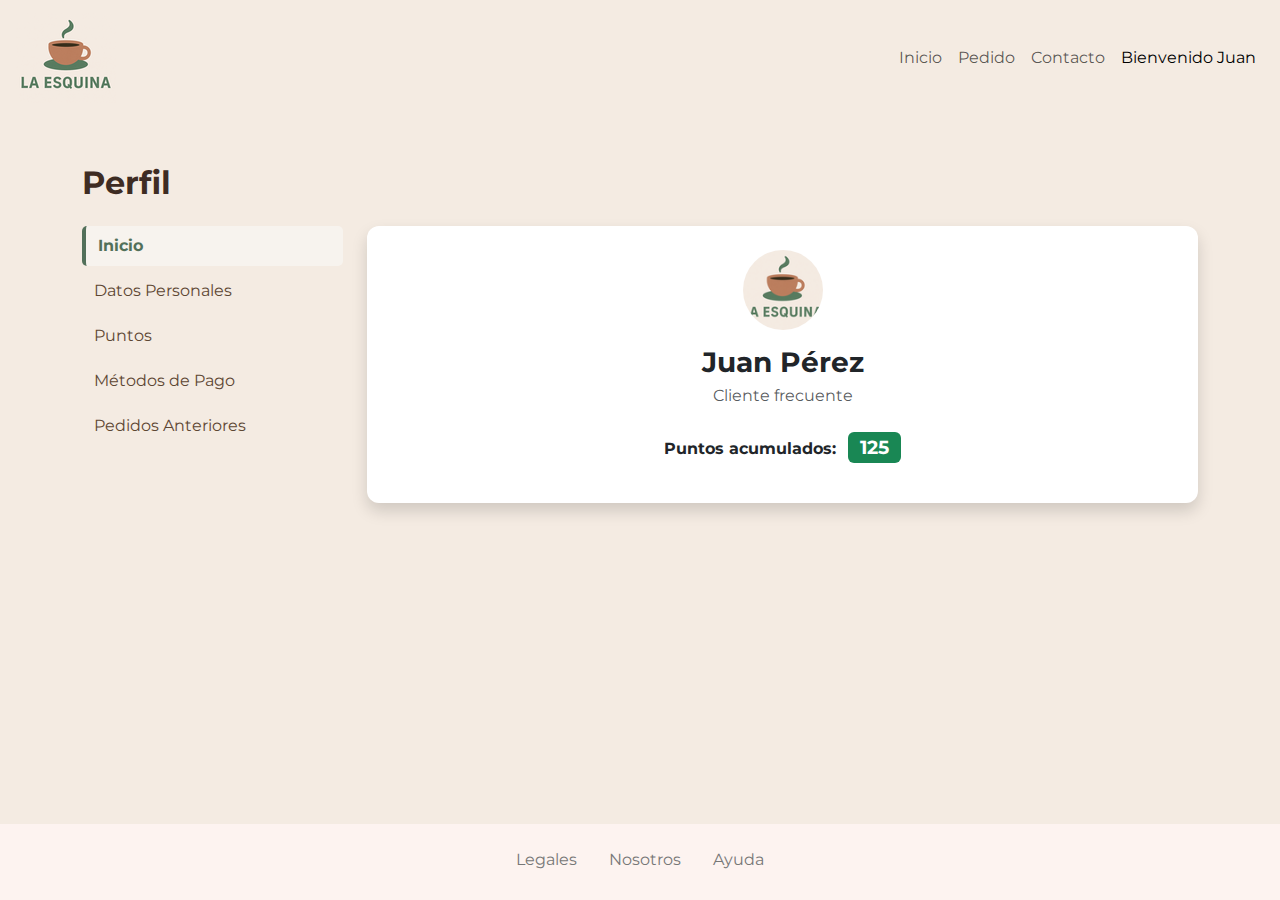
<file: perfil3.0.html>
<!DOCTYPE html>
<html lang="es">
<head>
  <meta charset="UTF-8">
  <meta name="viewport" content="width=device-width, initial-scale=1.0">
  <title>La Esquina</title>
  <link href="https://cdn.jsdelivr.net/npm/bootstrap@5.3.0/dist/css/bootstrap.min.css" rel="stylesheet">
  <link rel="stylesheet" href="styles/style.css">
  <link rel="stylesheet" href="styles/perfil3.0.css">
  <link href="https://fonts.googleapis.com/css2?family=Montserrat&display=swap" rel="stylesheet">
</head>
<body class="bg-esquina">

  <!-- Header -->
  <nav class="navbar navbar-expand-lg navbar-light px-3">
    <a class="navbar-brand" href="index.html">
      <img src="img/logo.png" alt="Logo La Esquina">
    </a>
    <button class="navbar-toggler" type="button" data-bs-toggle="collapse" data-bs-target="#navbarNav">
      <span class="navbar-toggler-icon"></span>
    </button>
    <div class="collapse navbar-collapse" id="navbarNav">
      <ul class="navbar-nav ms-auto align-items-center">
        <li class="nav-item"><a class="nav-link" href="index.html">Inicio</a></li>
        <li class="nav-item"><a class="nav-link" href="menu.html">Pedido</a></li>
        <li class="nav-item"><a class="nav-link" href="contacto.html">Contacto</a></li>
        <li class="nav-item"><a class="nav-link active" href="perfil3.0.html">Bienvenido Juan</a></li>
      </ul>
    </div>
  </nav>

  <main>
  <!-- Contenido -->
  <section class="container py-5">
    <h2 class="mb-4">Perfil</h2>
    <div class="row">

      <!-- Menú lateral -->
      <aside class="col-md-3 mb-4">
        <nav>
          <a class="categoria-link active" data-categoria="inicio">Inicio</a>
          <a class="categoria-link" data-categoria="datosPersonales">Datos Personales</a>
          <a class="categoria-link" data-categoria="puntos">Puntos</a>
          <a class="categoria-link" data-categoria="metodosPago">Métodos de Pago</a>
          <a class="categoria-link" data-categoria="pedidosAnteriores">Pedidos Anteriores</a>
        </nav>
      </aside>

      <!-- Secciones del perfil -->
      <div class="col-md-9 d-flex flex-column gap-4">

        <!-- INICIO -->
        <div class="card p-4 shadow" data-categoria="inicio">
          <div class="text-center mb-3">
            <img src="img/logo.png" alt="Avatar" class="mb-3 rounded-circle" style="width: 80px; height: 80px; object-fit:cover;">
            <h3 class="fw-bold mb-1">Juan Pérez</h3>
            <p class="text-muted mb-2">Cliente frecuente</p>
          </div>
          <div class="mb-3 text-center">
            <span class="fw-bold">Puntos acumulados:</span>
            <span class="badge bg-success ms-2" style="font-size:1.2rem;">125</span>
          </div>
        </div>

        <!-- DATOS PERSONALES -->
        <div class="card p-4 shadow d-none" data-categoria="datosPersonales">
          <h5>Datos Personales</h5>
          <form>
            <div class="mb-3">
              <input type="text" class="form-control" value="Juan" disabled>
            </div>
            <div class="mb-3">
              <input type="text" class="form-control" value="Pérez" disabled>
            </div>
            <div class="mb-3">
              <input type="email" class="form-control" value="juan@example.com" disabled>
            </div>
            <div>
              <input type="tel" class="form-control" value="+541112345678" disabled>
            </div>
          </form>
        </div>

        <!-- PUNTOS -->
        <div class="card p-4 shadow d-none" data-categoria="puntos">
          <h5>Historial de Puntos</h5>
          <div class="mb-3">
            <span class="fw-bold">Puntos acumulados:</span>
            <span class="badge bg-success ms-2" style="font-size:1.2rem;">125</span>
          </div>
          <button class="btn btn-puntos" type="button">Ver historial</button>
        </div>

        <!-- MÉTODOS DE PAGO -->
        <div class="card p-4 shadow d-none" data-categoria="metodosPago">
          <h5>Métodos de Pago</h5>
          <form class="d-flex align-items-center mb-3 gap-2 flex-wrap">
            <input type="text" class="form-control" value="1234 5678 9012 3456" maxlength="16" style="max-width: 200px;">
            <button class="btn btn-secondary" type="button">Añadir tarjeta</button>
          </form>
        </div>

        <!-- PEDIDOS ANTERIORES -->
        <div class="card p-4 shadow d-none" data-categoria="pedidosAnteriores">
          <h5>Pedidos Anteriores</h5>
          <p>Acá se mostrará el historial de pedidos anteriores.</p>
        </div>

      </div>
    </div>
  </section>

  </main>

  <!-- Footer -->
  <footer class="text-center py-4 footer-esquina">
    <nav class="footer-nav">
      <ul class="list-inline mb-1">
        <li class="list-inline-item"><a href="#">Legales</a></li>
        <li class="list-inline-item"><a href="#">Nosotros</a></li>
        <li class="list-inline-item"><a href="#">Ayuda</a></li>
      </ul>
    </nav>
  </footer>

  <!-- Script para alternar secciones -->
  <script>
  document.querySelectorAll('.categoria-link').forEach(link => {
    link.addEventListener('click', function () {
      // Activar la categoría seleccionada
      document.querySelectorAll('.categoria-link').forEach(l => l.classList.remove('active'));
      this.classList.add('active');

      const categoriaSeleccionada = this.getAttribute('data-categoria');

      // Mostrar solo la sección seleccionada
      document.querySelectorAll('[data-categoria]').forEach(section => {
        if (section.getAttribute('data-categoria') === categoriaSeleccionada) {
          section.classList.remove('d-none');
        } else if (!section.classList.contains('categoria-link')) {
          section.classList.add('d-none');
        }
      });
    });
  });
</script>


  <script src="https://cdn.jsdelivr.net/npm/bootstrap@5.3.0/dist/js/bootstrap.bundle.min.js"></script>
</body>
</html>
</file>
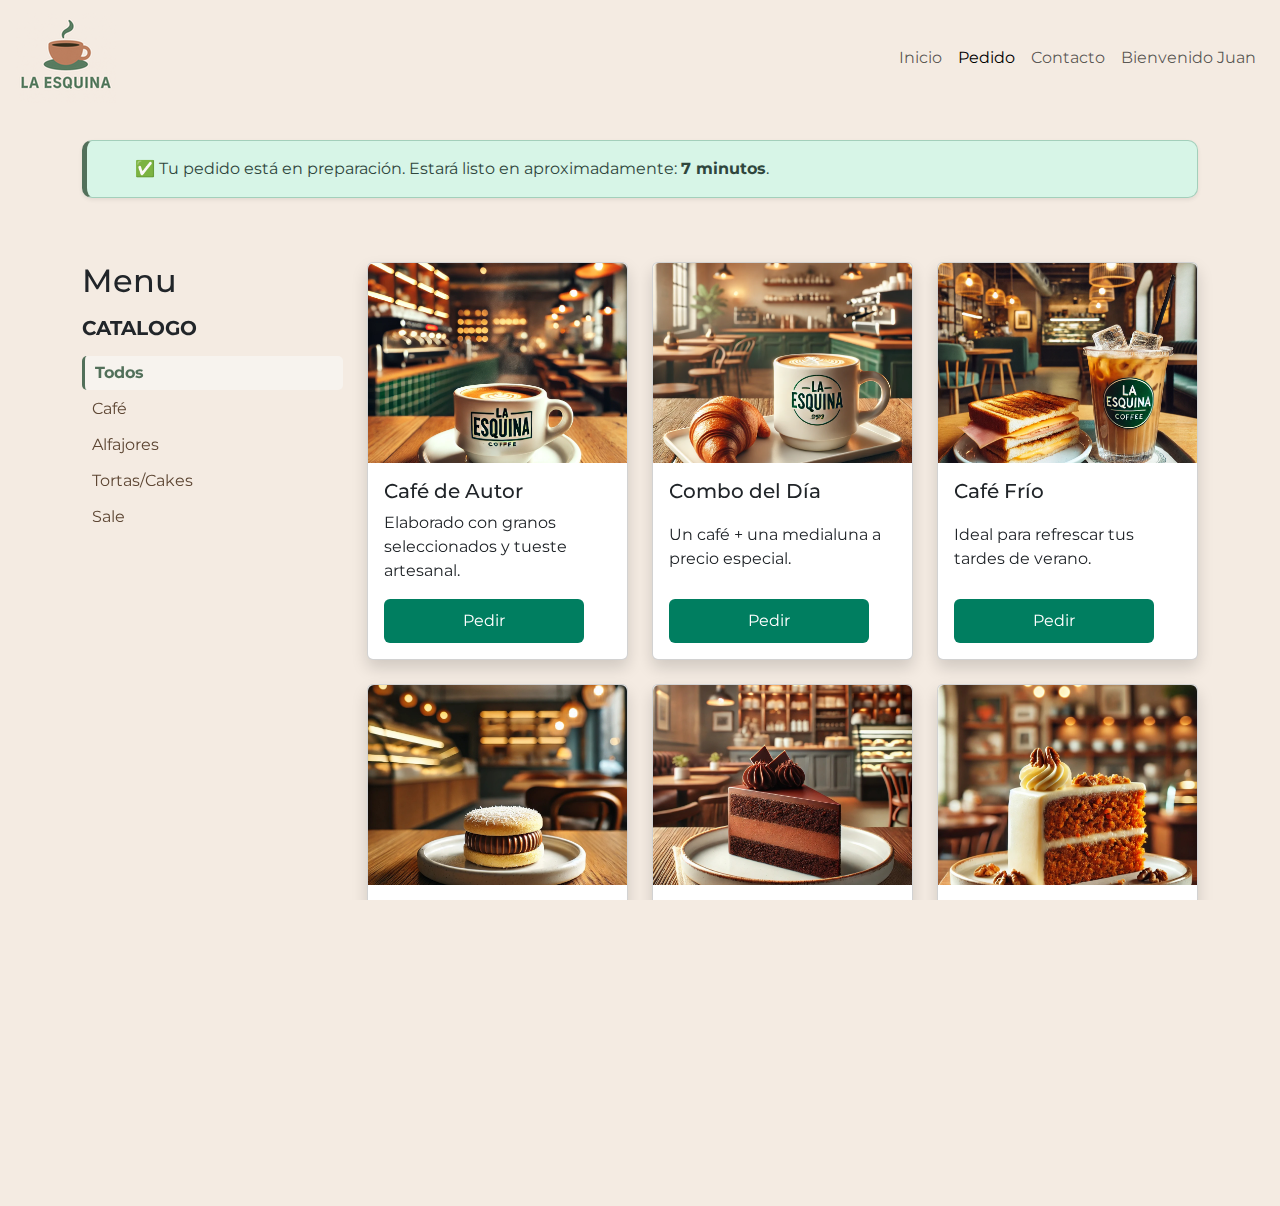
<file: web_cafe V4/menu.html>
<!DOCTYPE html>
<html lang="es">
<head>
  <meta charset="UTF-8">
  <meta name="viewport" content="width=device-width, initial-scale=1.0">
  <title>La Esquina</title>
  <link href="https://cdn.jsdelivr.net/npm/bootstrap@5.3.0/dist/css/bootstrap.min.css" rel="stylesheet">
  <link rel="stylesheet" href="styles/style.css">
  <link rel="stylesheet" href="styles/menu.css">
  <link href="https://fonts.googleapis.com/css2?family=Montserrat&display=swap" rel="stylesheet">
</head>
<body class="bg-esquina">

  <!-- Header -->
  <nav class="navbar navbar-expand-lg navbar-light px-3">
    <a class="navbar-brand" href="index.html">
      <img src="img/logo.png" alt="Logo La Esquina">
    </a>
    <button class="navbar-toggler" type="button" data-bs-toggle="collapse" data-bs-target="#navbarNav">
      <span class="navbar-toggler-icon"></span>
    </button>
    <div class="collapse navbar-collapse" id="navbarNav">
      <ul class="navbar-nav ms-auto align-items-center">
        <li class="nav-item"><a class="nav-link" href="index.html">Inicio</a></li>
        <li class="nav-item"><a class="nav-link active" href="menu.html">Pedido</a></li>
        <li class="nav-item"><a class="nav-link" href="contacto.html">Contacto</a></li>
        <li class="nav-item"><a class="nav-link" href="perfil3.0.html">Bienvenido Juan</a></li>
      </ul>
    </div>
  </nav>

  <!-- Estado del pedido -->
  <div class="container mt-4">
    <a href="estado-pedido.html" class="text-decoration-none">
      <div class="alert alert-success d-flex align-items-center shadow-sm estado-pedido-alert" role="alert">
        <svg class="bi flex-shrink-0 me-2" width="24" height="24" fill="currentColor">
          <use xlink:href="https://cdn.jsdelivr.net/npm/bootstrap-icons@1.10.5/font/bootstrap-icons.svg#check-circle-fill"/>
        </svg>
        <div>
          ✅ Tu pedido está en preparación. Estará listo en aproximadamente: <strong>7 minutos</strong>.
        </div>
      </div>
    </a>
  </div>

  <!-- Contenido principal -->
  <main class="flex-grow-1">
    <section class="container py-5">
      <div class="row">

        <!-- Menú lateral -->
        <aside class="col-md-3 mb-4 sticky-menu">
          <h2 class="mb-3">Menu</h2>
          <h5 class="fw-bold mb-3">CATALOGO</h5>
          <nav>
            <a class="categoria-link active" data-categoria="todos">Todos</a>
            <a class="categoria-link" data-categoria="cafe">Café</a>
            <a class="categoria-link" data-categoria="alfajores">Alfajores</a>
            <a class="categoria-link" data-categoria="tortas">Tortas/Cakes</a>
            <a class="categoria-link" data-categoria="sale">Sale</a>
          </nav>
        </aside>

        <!-- Productos -->
        <div class="col-md-9">
          <div class="row g-4" id="productos-lista">

            <!-- Producto 1 -->
            <div class="col-6 col-md-4 producto" data-categoria="cafe">
              <div class="card h-100 shadow">
                <img src="img/taza1.png" class="card-img-top" alt="Café de Autor">
                <div class="card-body">
                  <h5 class="card-title">Café de Autor</h5>
                  <p class="card-text">Elaborado con granos seleccionados y tueste artesanal.</p>
                  <a href="#" class="btn btn-banner w-100">Pedir</a>
                </div>
              </div>
            </div>

            <!-- Producto 2 -->
            <div class="col-6 col-md-4 producto" data-categoria="cafe alfajores sale">
              <div class="card h-100 shadow">
                <img src="img/cafe_y_medialuna.png" class="card-img-top" alt="Combo del Día">
                <div class="card-body">
                  <h5 class="card-title">Combo del Día</h5>
                  <p class="card-text">Un café + una medialuna a precio especial.</p>
                  <a href="#" class="btn btn-banner w-100">Pedir</a>
                </div>
              </div>
            </div>

            <!-- Producto 3 -->
            <div class="col-6 col-md-4 producto" data-categoria="cafe sale">
              <div class="card h-100 shadow">
                <img src="img/cafe_frio.png" class="card-img-top" alt="Café Frío">
                <div class="card-body">
                  <h5 class="card-title">Café Frío</h5>
                  <p class="card-text">Ideal para refrescar tus tardes de verano.</p>
                  <a href="#" class="btn btn-banner w-100">Pedir</a>
                </div>
              </div>
            </div>

            <!-- Producto 4 -->
            <div class="col-6 col-md-4 producto" data-categoria="alfajores sale">
              <div class="card h-100 shadow">
                <img src="img/alfajor_artesanal.jpg" class="card-img-top" alt="Alfajor Artesanal">
                <div class="card-body">
                  <h5 class="card-title">Alfajor Artesanal</h5>
                  <p class="card-text">Alfajor de maicena relleno con dulce de leche y coco.</p>
                  <a href="#" class="btn btn-banner w-100">Pedir</a>
                </div>
              </div>
            </div>

            <!-- Producto 5 -->
            <div class="col-6 col-md-4 producto" data-categoria="tortas sale">
              <div class="card h-100 shadow">
                <img src="img/torta_chocolate.jpg" class="card-img-top" alt="Torta de Chocolate">
                <div class="card-body">
                  <h5 class="card-title">Torta de Chocolate</h5>
                  <p class="card-text">Bizcocho húmedo de cacao y mousse de chocolate amargo.</p>
                  <a href="#" class="btn btn-banner w-100">Pedir</a>
                </div>
              </div>
            </div>

            <!-- Producto 6 -->
            <div class="col-6 col-md-4 producto" data-categoria="tortas">
              <div class="card h-100 shadow">
                <img src="img/carrot_cake.jpg" class="card-img-top" alt="Carrot Cake">
                <div class="card-body">
                  <h5 class="card-title">Carrot Cake</h5>
                  <p class="card-text">Bizcochuelo de zanahoria, crema y nueces.</p>
                  <a href="#" class="btn btn-banner w-100">Pedir</a>
                </div>
              </div>
            </div>

          </div>
        </div>
      </div>
    </section>
  </main>

  <!-- Footer -->
  <footer class="text-center py-4 footer-esquina">
    <nav class="footer-nav">
      <ul class="list-inline mb-1">
        <li class="list-inline-item"><a href="#">Legales</a></li>
        <li class="list-inline-item"><a href="#">Nosotros</a></li>
        <li class="list-inline-item"><a href="#">Ayuda</a></li>
      </ul>
    </nav>
  </footer>

  <!-- Script filtro -->
  <script>
    document.querySelectorAll('.categoria-link').forEach(link => {
      link.addEventListener('click', function () {
        document.querySelectorAll('.categoria-link').forEach(l => l.classList.remove('active'));
        this.classList.add('active');
        const categoria = this.getAttribute('data-categoria');
        document.querySelectorAll('.producto').forEach(prod => {
          if (categoria === 'todos' || prod.getAttribute('data-categoria').includes(categoria)) {
            prod.style.display = '';
          } else {
            prod.style.display = 'none';
          }
        });
      });
    });
  </script>

  <script src="https://cdn.jsdelivr.net/npm/bootstrap@5.3.0/dist/js/bootstrap.bundle.min.js"></script>
</body>
</html>
</file>
<file: styles/style.css>
/* Fondo general */
.bg-esquina {
  background-color: #f4ebe2;
}

body {
    font-family: 'Montserrat', sans-serif;
}

/* Banner */
.banner-principal {
  background-image: url('../img/cafe.png');
  height: 90vh;
  max-height: 600px;
  background-size: cover;
  background-position: center top;
  position: relative;
}

.banner-principal .text-content h1 {
  width: 100%;
  max-width: 600px;
  margin: 0 auto;
  padding: 0 1rem;
  word-break: break-word;
}


.btn-banner {

  background-color:#007e60;
  max-width: 200px;
  width: 100%;
  padding: 10px 0;
  color: white;
  border: none;
  transition: all 0.3s ease;

}


.btn-banner:hover {
  background-color: rgba(119, 119, 119, 0.95); 
  color: white;
}


/* Botones del navbar */
.btn-ingresar {
  border: 1px solid #999;
  padding: 5px 10px;
  border-radius: 5px;
  margin-left: 10px;
}

.btn-registrate {
  background-color: #B0A59F;
  color: white;
  padding: 5px 10px;
  border-radius: 5px;
  margin-left: 10px;
}

.carousel .blockquote {
  padding: 1.5rem;
  font-size: 1.2rem;
}

.carousel .blockquote-footer {
  font-style: italic;
  color: #6c757d;
}


/* Footer */
.footer-nav a {
  color: #777;
  text-decoration: none;
  padding: 0 10px;
  border-bottom: 1px solid transparent;
  transition: border-bottom 0.2s ease, color 0.2s ease;
}

.footer-nav a:hover {
  border-bottom: 1px solid #999;
  color: #000;
}

.footer-esquina {
  background-color: #FDF3F0;
}

html, body {
  overflow-x: hidden;
}


.producto-destacado {
  max-width: 280px;     /* igual o similar al alto de .img-producto */
  text-align: center;
}

.img-producto {
  height: 280px;
  object-fit: cover;
  object-position: center;
  width: 100%;
  border-radius: 10px;
}

#carrito-toggle {
  z-index: 1055;
}

#carrito-cantidad {
  font-size: 0.7rem;
}
</file>
<file: web_cafe V4/styles/style.css>
/* Fondo general */
.bg-esquina {
  background-color: #f4ebe2;
}

body {
    font-family: 'Montserrat', sans-serif;
}

/* Banner */
.banner-principal {
  background-image: url('../img/cafe.png');
  height: 90vh;
  max-height: 600px;
  background-size: cover;
  background-position: center top;
  position: relative;
}

.banner-principal .text-content h1 {
  width: 100%;
  max-width: 600px;
  margin: 0 auto;
  padding: 0 1rem;
  word-break: break-word;
}


.btn-banner {

  background-color:#007e60;
  max-width: 200px;
  width: 100%;
  padding: 10px 0;
  color: white;
  border: none;
  transition: all 0.3s ease;

}


.btn-banner:hover {
  background-color: rgba(119, 119, 119, 0.95); 
  color: white;
}


/* Botones del navbar */
.btn-ingresar {
  border: 1px solid #999;
  padding: 5px 10px;
  border-radius: 5px;
  margin-left: 10px;
}

.btn-registrate {
  background-color: #B0A59F;
  color: white;
  padding: 5px 10px;
  border-radius: 5px;
  margin-left: 10px;
}

.carousel .blockquote {
  padding: 1.5rem;
  font-size: 1.2rem;
}

.carousel .blockquote-footer {
  font-style: italic;
  color: #6c757d;
}


/* Footer */
.footer-nav a {
  color: #777;
  text-decoration: none;
  padding: 0 10px;
  border-bottom: 1px solid transparent;
  transition: border-bottom 0.2s ease, color 0.2s ease;
}

.footer-nav a:hover {
  border-bottom: 1px solid #999;
  color: #000;
}

.footer-esquina {
  background-color: #FDF3F0;
}

html, body {
  overflow-x: hidden;
}


.producto-destacado {
  max-width: 280px;     /* igual o similar al alto de .img-producto */
  text-align: center;
}

.img-producto {
  height: 280px;
  object-fit: cover;
  object-position: center;
  width: 100%;
  border-radius: 10px;
}
</file>
<file: styles/ayuda.css>
.container {
  max-width: 1100px;
  margin: 0 auto;
  padding: 2rem;
}

h1 {
  text-align: center;
  margin-bottom: 2rem;
  font-size: 2rem;
  color: #333;
}

.faq {
  background-color: #fff;
  border-radius: 12px;
  box-shadow: 0 0 12px rgba(0, 0, 0, 0.05);
  padding: 2rem;
}

.faq-item {
  margin-bottom: 1.5rem;
}

.faq-item h3 {
  margin-bottom: 0.5rem;
  font-size: 1.1rem;
  color: #754f1c;
}

.faq-item p {
  margin: 0;
  line-height: 1.6;
  color: #444;
}

.faq-item a {
  color: #754f1c;
  text-decoration: underline;
}
</file>
<file: styles/menu.css>
.categoria-link.active {
      font-weight: bold;
      color: #52705A;
      border-left: 3px solid #52705A;
      background: #f7f3ee;
}
.categoria-link {
      cursor: pointer;
      padding: 5px 10px;
      display: block;
      border-radius: 5px;
      margin-bottom: 2px;
      color: #5d4633;
      text-decoration: none;
      transition: background .15s;
}
.categoria-link:hover {
      background: #e5e1dd;
}

.estado-pedido-alert {
  background-color: #d7f5e7;
  border-left: 5px solid #52705A;
  color: #2f463d;
  font-family: 'Montserrat', sans-serif;
  border-radius: 10px;
  transition: transform 0.2s ease;
}

.estado-pedido-alert:hover {
  transform: scale(1.02);
  background-color: #c8efdd;
  cursor: pointer;
}

.card.h-100 {
  display: flex;
  flex-direction: column;
}

.card-body {
  flex: 1;
  display: flex;
  flex-direction: column;
  justify-content: space-between;
}
.card-img-container {
  position: relative;
}

.card-img-top {
  width: 100%;
  height: 200px; 
  object-fit: cover;
  object-position: center;
  border-top-left-radius: 0.375rem; 
  border-top-right-radius: 0.375rem;
}

html, body {
  height: 100%;
  margin: 0;
  padding: 0;
}

body {
  display: flex;
  flex-direction: column;
  min-height: 100vh;
}

main.flex-grow-1 {
  flex: 1;
}
aside.sticky-menu {
  position: sticky;
  top: 100px; 
  align-self: start; 
}


.imagen-con-icono {
  position: relative;
}

.icono-corazon {
  position: absolute;
  top: 10px;
  right: 10px;
  color: #dc3545;
  font-size: 1.4rem;
  background: rgba(255, 255, 255, 0.8);
  border-radius: 50%;
  padding: 6px;
  cursor: pointer;
  transition: transform 0.2s ease;
}

.icono-corazon:hover {
  transform: scale(1.2);
  color: #b02a37;
}


.contador-cantidad {
  width: 50%;
  min-width: 120px;
}

#carrito-toggle {
  z-index: 1055;
}

#carrito-cantidad {
  font-size: 0.7rem;
}

/* En pantallas grandes (desde 768px) */
@media (min-width: 768px) {
  .sticky-menu {
    position: sticky;
    top: 80px; 
  }
}

/* En móviles (menos de 768px) */
@media (max-width: 767.98px) {
  .sticky-menu {
    position: static !important;
    top: auto !important;
  }
}
</file>
<file: styles/perfil.css>
/* Fondo general */
body {
  background-color: #f4ebe2;
  font-family: 'Montserrat', sans-serif;
  color: #3e2c23;
  margin: 0;
}

/* Título principal */
h2 {
  font-weight: bold;
  color: #3e2c23;
}

/* Menú lateral - Catálogo */
.categoria-link {
  cursor: pointer;
  padding: 8px 12px;
  display: block;
  border-radius: 5px;
  margin-bottom: 5px;
  color: #5d4633;
  text-decoration: none;
  transition: background 0.15s ease;
}

.categoria-link:hover {
  background: #e5e1dd;
}

.categoria-link.active {
  font-weight: bold;
  color: #52705A;
  border-left: 4px solid #52705A;
  background: #f7f3ee;
}

/* Card general */
.card {
  border: none;
  border-radius: 12px;
  background-color: #fff;
  box-shadow: 0 4px 10px rgba(0, 0, 0, 0.05);
  transition: transform 0.2s ease;
}

.card:hover {
  transform: scale(1.01);
}

/* Inputs */
input.form-control[disabled] {
  background-color: #f1f4f9;
  border: 1px solid #ccc;
  color: #5d4633;
}

/* Botones */
.btn-pago,
.btn-puntos {
  background-color: #52705A;
  color: #fff;
  border: none;
  padding: 6px 14px;
  border-radius: 6px;
  transition: background-color 0.2s;
}

.btn-pago:hover,
.btn-puntos:hover {
  background-color: #405c49;
}

/* Secciones del perfil */
.perfil-card {
  margin-bottom: 1.5rem;
}

.perfil-avatar {
  width: 80px;
  height: 80px;
  object-fit: cover;
  border-radius: 50%;
}

/* Badge de puntos */
.badge.bg-success {
  font-size: 1.1rem;
  padding: 6px 12px;
}

/* Responsive padding */
@media (max-width: 768px) {
  .container {
    padding-left: 1rem;
    padding-right: 1rem;
  }

  .categoria-link {
    padding: 6px 10px;
  }
}

/* Sticky footer layout */
html, body {
  height: 100%;
  margin: 0;
  padding: 0;
}

body {
  display: flex;
  flex-direction: column;
  min-height: 100vh;
}

main {
  flex: 1;
}
</file>
<file: styles/perfil3.0.css>
/* Fondo general */
body {
  background-color: #f4ebe2;
  font-family: 'Montserrat', sans-serif;
  color: #3e2c23;
  margin: 0;
}

/* Título principal */
h2 {
  font-weight: bold;
  color: #3e2c23;
}

/* Menú lateral - Catálogo */
.categoria-link {
  cursor: pointer;
  padding: 8px 12px;
  display: block;
  border-radius: 5px;
  margin-bottom: 5px;
  color: #5d4633;
  text-decoration: none;
  transition: background 0.15s ease;
}

.categoria-link:hover {
  background: #e5e1dd;
}

.categoria-link.active {
  font-weight: bold;
  color: #52705A;
  border-left: 4px solid #52705A;
  background: #f7f3ee;
}

/* Card general */
.card {
  border: none;
  border-radius: 12px;
  background-color: #fff;
  box-shadow: 0 4px 10px rgba(0, 0, 0, 0.05);
  transition: transform 0.2s ease;
}

.card:hover {
  transform: scale(1.01);
}

/* Inputs */
input.form-control[disabled] {
  background-color: #f1f4f9;
  border: 1px solid #ccc;
  color: #5d4633;
}

/* Botones */
.btn-pago,
.btn-puntos {
  background-color: #52705A;
  color: #fff;
  border: none;
  padding: 6px 14px;
  border-radius: 6px;
  transition: background-color 0.2s;
}

.btn-pago:hover,
.btn-puntos:hover {
  background-color: #405c49;
}

/* Secciones del perfil */
.perfil-card {
  margin-bottom: 1.5rem;
}

.perfil-avatar {
  width: 80px;
  height: 80px;
  object-fit: cover;
  border-radius: 50%;
}

/* Badge de puntos */
.badge.bg-success {
  font-size: 1.1rem;
  padding: 6px 12px;
}

/* Responsive padding */
@media (max-width: 768px) {
  .container {
    padding-left: 1rem;
    padding-right: 1rem;
  }

  .categoria-link {
    padding: 6px 10px;
  }
}

/* Sticky footer layout */
html, body {
  height: 100%;
  margin: 0;
  padding: 0;
}

body {
  display: flex;
  flex-direction: column;
  min-height: 100vh;
}

main {
  flex: 1;
}
</file>
<file: web_cafe V4/styles/menu.css>
.categoria-link.active {
      font-weight: bold;
      color: #52705A;
      border-left: 3px solid #52705A;
      background: #f7f3ee;
}
.categoria-link {
      cursor: pointer;
      padding: 5px 10px;
      display: block;
      border-radius: 5px;
      margin-bottom: 2px;
      color: #5d4633;
      text-decoration: none;
      transition: background .15s;
}
.categoria-link:hover {
      background: #e5e1dd;
}

.estado-pedido-alert {
  background-color: #d7f5e7;
  border-left: 5px solid #52705A;
  color: #2f463d;
  font-family: 'Montserrat', sans-serif;
  border-radius: 10px;
  transition: transform 0.2s ease;
}

.estado-pedido-alert:hover {
  transform: scale(1.02);
  background-color: #c8efdd;
  cursor: pointer;
}

.card.h-100 {
  display: flex;
  flex-direction: column;
}

.card-body {
  flex: 1;
  display: flex;
  flex-direction: column;
  justify-content: space-between;
}
.card-img-container {
  position: relative;
}

.card-img-top {
  width: 100%;
  height: 200px; /* Ajustable: asegura altura pareja */
  object-fit: cover;
  object-position: center;
  border-top-left-radius: 0.375rem; /* Bootstrap border radius default */
  border-top-right-radius: 0.375rem;
}

html, body {
  height: 100%;
  margin: 0;
  padding: 0;
}

body {
  display: flex;
  flex-direction: column;
  min-height: 100vh;
}

main.flex-grow-1 {
  flex: 1;
}
aside.sticky-menu {
  position: sticky;
  top: 100px; /* ajustable según el alto del navbar + padding */
  align-self: start; /* para que respete el alto del contenido */
}
</file>
